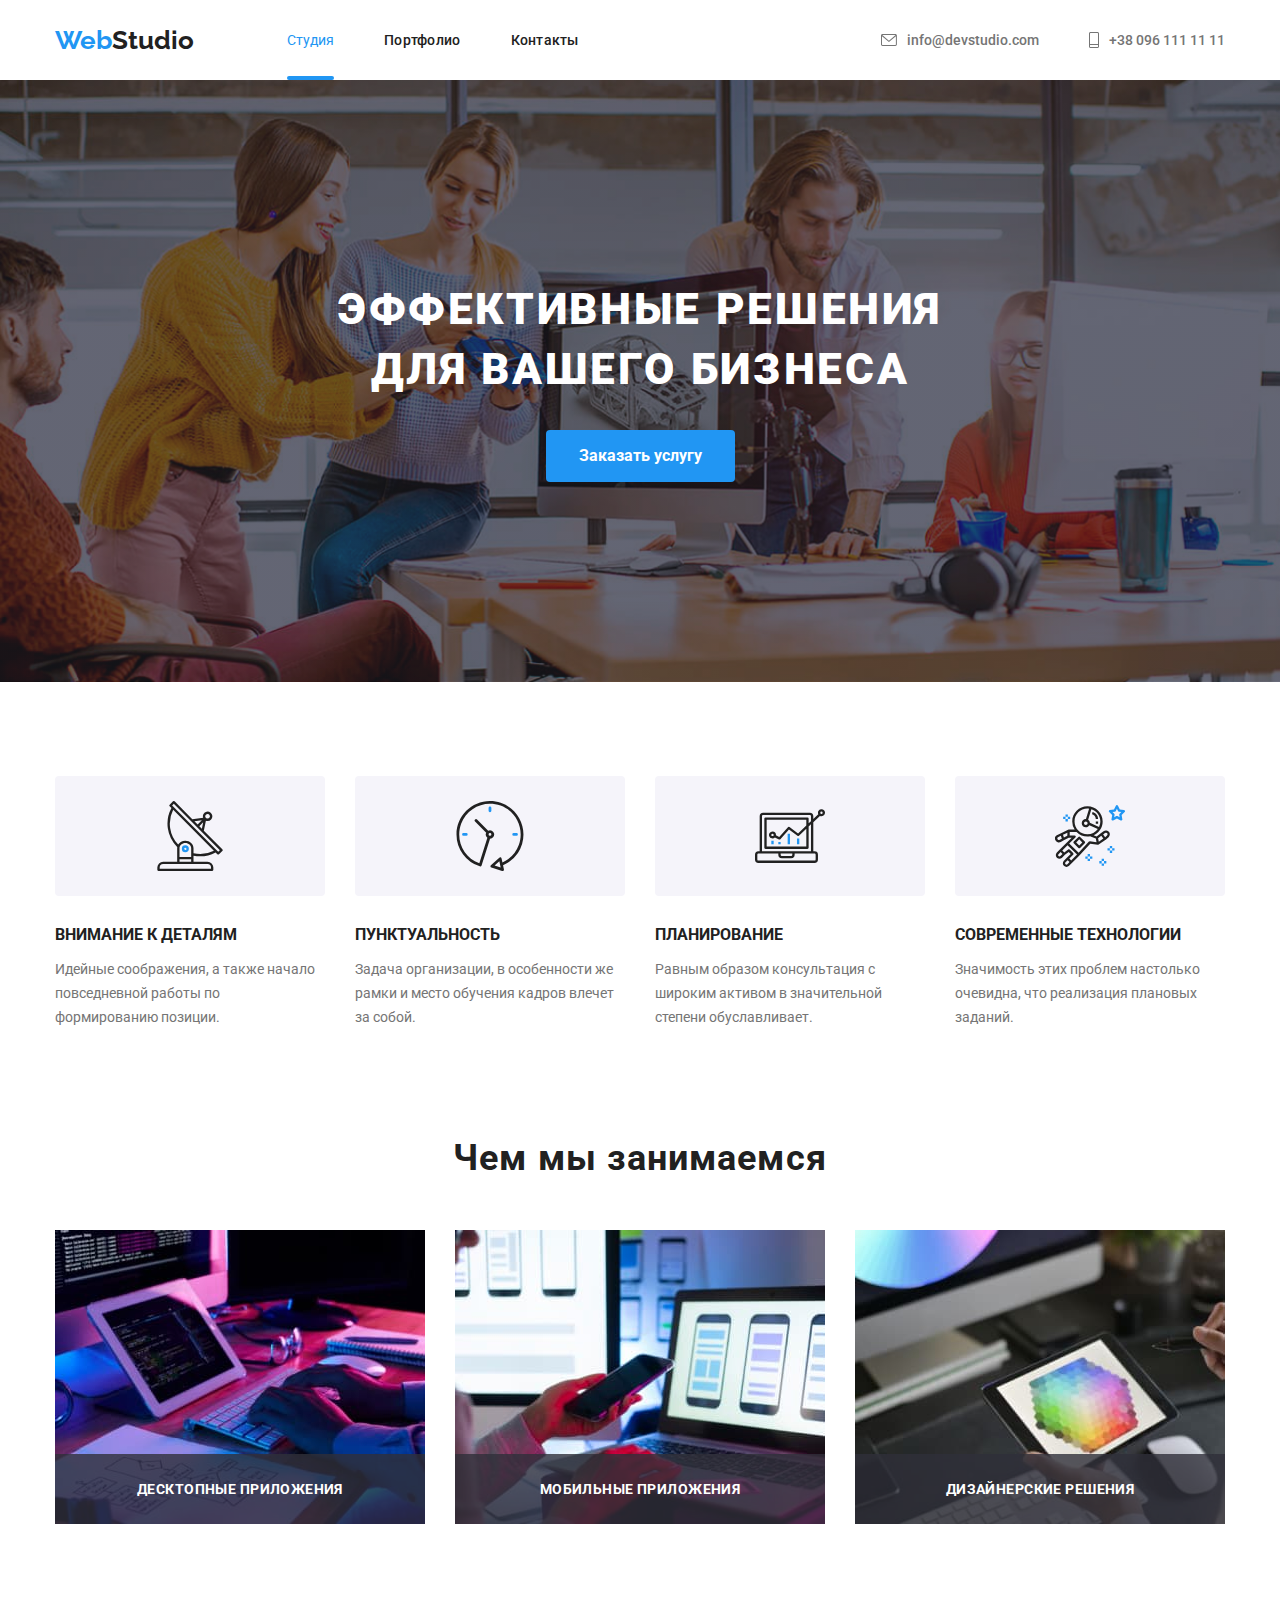
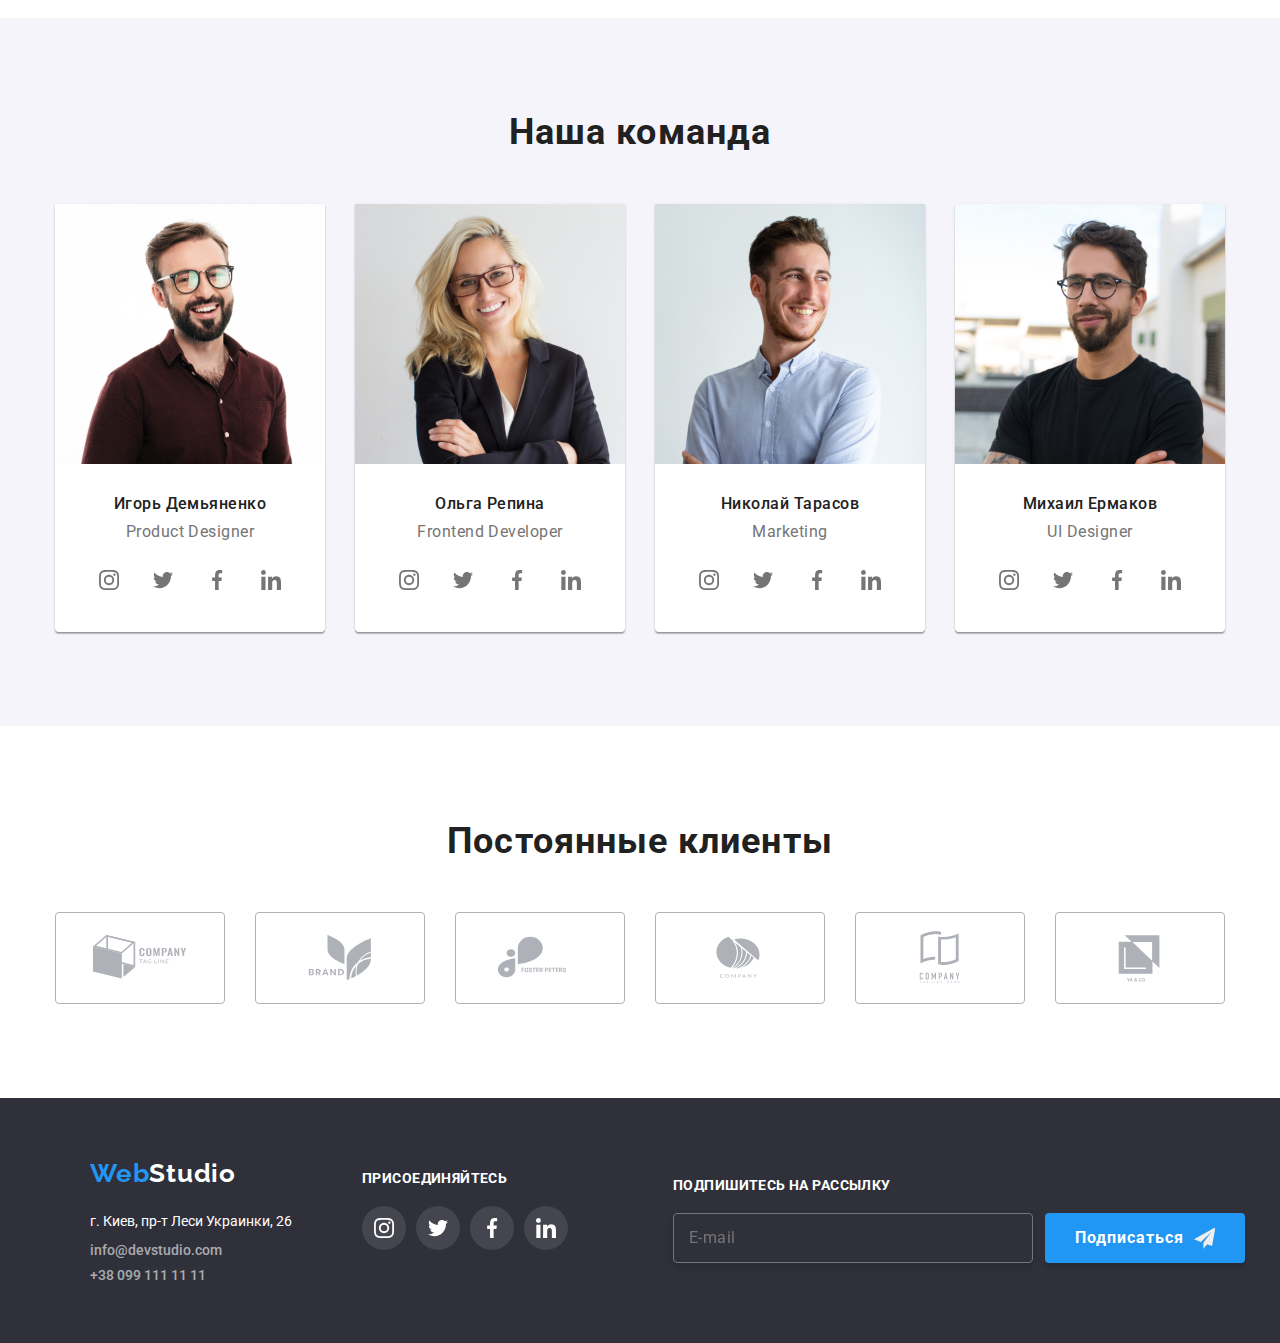
<file: index.html>
<!DOCTYPE html>
<html lang="ru">
  <head>
    <meta charset="UTF-8" />
    <meta http-equiv="X-UA-Compatible" content="IE=edge" />
    <meta name="viewport" content="width=device-width, initial-scale=1.0" />
    <title>Document</title>
    <link
      href="https://fonts.googleapis.com/css2?family=Raleway:wght@700&family=Roboto:wght@400;500;700;900&display=swap"
      rel="stylesheet"
    />
    <link rel="stylesheet" href="./css/main.min.css" />
  </head>

  <body>
    <!-- header -->
    <header class="page-header">
      <div class="container main-nav">
        <nav class="box-menu">
          <div class="box-logo">
            <a href="" class="logo"><span class="logo-web">Web</span>Studio</a>
          </div>
          <ul class="menu">
            <li class="item"><a href="" class="nav-current">Студия</a></li>
            <li class="item"><a href="./portfolio.html" class="nav">Портфолио</a></li>
            <li class="item"><a href="" class="nav">Контакты</a></li>
          </ul>
        </nav>

        <ul class="header-contakt">
          <li class="item">
            <a href="mailto:info@devstudio.com" class="contakt">
              <svg class="icon-header" width="16" height="12">
                <use href="./images/symbol-defs.svg#icon-envelope"></use>
              </svg>
              info@devstudio.com</a
            >
          </li>
          <li class="item">
            <a href="tel:+380961111111" class="contakt">
              <svg class="icon-header" width="10" height="16">
                <use href="./images/symbol-defs.svg#icon-Vector"></use>
              </svg>
              +38 096 111 11 11</a
            >
          </li>
        </ul>
      </div>
    </header>
    <!--main-->
    <main class="main">
      <!--Blok 1-->

      <section class="main__hero main__hero-bg">
        <div class="container">
          <h1 class="container__title">Эффективные решения для вашего бизнеса</h1>
          <button type="button" class="button" data-modal-open>Заказать услугу</button>
        </div>
      </section>

      <!--Blok 2-->
      <section class="main__section main__reset">
        <h2 hidden>Основная часть</h2>
        <div class="container">
          <ul class="features">
            <li class="features-item">
              <div class="features-item__icon-bg">
                <svg class="features-item__icon">
                  <use href="./images/symbol-defs.svg#icon-antenna"></use>
                </svg>
              </div>
              <h3 class="features-item__title">Внимание к деталям</h3>
              <p class="features-item__text">
                Идейные соображения, а также начало повседневной работы по формированию позиции.
              </p>
            </li>
            <li class="features-item">
              <div class="features-item__icon-bg">
                <svg class="features-item__icon">
                  <use href="./images/symbol-defs.svg#icon-clock"></use>
                </svg>
              </div>
              <h3 class="features-item__title">Пунктуальность</h3>
              <p class="features-item__text">
                Задача организации, в особенности же рамки и место обучения кадров влечет за собой.
              </p>
            </li>
            <li class="features-item">
              <div class="features-item__icon-bg">
                <svg class="features-item__icon">
                  <use href="./images/symbol-defs.svg#icon-diagram"></use>
                </svg>
              </div>
              <h3 class="features-item__title">Планирование</h3>
              <p class="features-item__text">
                Равным образом консультация с широким активом в значительной степени обуславливает.
              </p>
            </li>
            <li class="features-item">
              <div class="features-item__icon-bg">
                <svg class="features-item__icon">
                  <use href="./images/symbol-defs.svg#icon-astronaut"></use>
                </svg>
              </div>
              <h3 class="features-item__title">Современные технологии</h3>
              <p class="features-item__text">
                Значимость этих проблем настолько очевидна, что реализация плановых заданий.
              </p>
            </li>
          </ul>
        </div>
      </section>
      <!--Blok 3-->
      <section class="main__section">
        <div class="container">
          <h2 class="container__lessons">Чем мы занимаемся</h2>
          <ul class="img-work">
            <li class="img-item">
              <a href=""><img src="./images/blok_4/imss2.jpg" alt="user photo" width="370" /></a>
              <p class="img-item__desc">Десктопные приложения</p>
            </li>
            <li class="img-item">
              <a href=""><img src="./images/blok_4/imss3.jpg" alt="user photo_1" width="370" /></a>
              <p class="img-item__desc">Мобильные приложения</p>
            </li>
            <li class="img-item">
              <a href=""><img src="./images/blok_4/imss4.jpg" alt="user pfoto_2" width="370" /></a>
              <p class="img-item__desc">Дизайнерские решения</p>
            </li>
          </ul>
        </div>
      </section>
      <!--Blok 4-->

      <section class="main__section team">
        <div class="container">
          <h2 class="container__our-team">Наша команда</h2>
          <ul class="comands">
            <li class="comand">
              <img src="./images/blok5/img10.jpg" alt="user photo" width="270" />
              <div class="comand__box">
                <h3 class="comand__name">Игорь Демьяненко</h3>
                <p lang="en" class="comand__specialist">Product Designer</p>
                <ul class="social-media">
                  <li class="social-media__item">
                    <a
                      class="social-media__link"
                      href=""
                      target="_blank"
                      rel="noopener noreferrer"
                      aria-label="instagram"
                    >
                      <svg class="social-media__icon" width="20" height="20">
                        <use href="./images/symbol-defs.svg#icon-instagram"></use>
                      </svg>
                    </a>
                  </li>
                  <li class="social-media__item">
                    <a
                      class="social-media__link"
                      href=""
                      target="_blank"
                      rel="noopener noreferrer"
                      aria-label="twitter"
                    >
                      <svg class="social-media__icon" width="20" height="20">
                        <use href="./images/symbol-defs.svg#icon-twitter"></use>
                      </svg>
                    </a>
                  </li>
                  <li class="social-media__item">
                    <a
                      class="social-media__link"
                      href=""
                      target="_blank"
                      rel="noopener noreferrer"
                      aria-label="facebook"
                    >
                      <svg class="social-media__icon" width="20" height="20">
                        <use href="./images/symbol-defs.svg#icon-facebook"></use>
                      </svg>
                    </a>
                  </li>
                  <li class="social-media__item">
                    <a
                      class="social-media__link"
                      href=""
                      target="_blank"
                      rel="noopener noreferrer"
                      aria-label="linkedin"
                    >
                      <svg class="social-media__icon" width="20" height="20">
                        <use href="./images/symbol-defs.svg#icon-linkedin"></use>
                      </svg>
                    </a>
                  </li>
                </ul>
              </div>
            </li>
            <li class="comand">
              <img src="./images/blok5/img11.jpg" alt="user photo" width="270" />

              <div class="comand__box">
                <h3 class="comand__name">Ольга Репина</h3>
                <p lang="en" class="comand__specialist">Frontend Developer</p>
                <ul class="social-media">
                  <li class="social-media__item">
                    <a
                      class="social-media__link"
                      href=""
                      target="_blank"
                      rel="noopener noreferrer"
                      aria-label="instagram"
                    >
                      <svg class="social-media__icon" width="20" height="20">
                        <use href="./images/symbol-defs.svg#icon-instagram"></use>
                      </svg>
                    </a>
                  </li>
                  <li class="social-media__item">
                    <a
                      class="social-media__link"
                      href=""
                      target="_blank"
                      rel="noopener noreferrer"
                      aria-label="twitter"
                    >
                      <svg class="social-media__icon" width="20" height="20">
                        <use href="./images/symbol-defs.svg#icon-twitter"></use>
                      </svg>
                    </a>
                  </li>
                  <li class="social-media__item">
                    <a
                      class="social-media__link"
                      href=""
                      target="_blank"
                      rel="noopener noreferrer"
                      aria-label="facebook"
                    >
                      <svg class="social-media__icon" width="20" height="20">
                        <use href="./images/symbol-defs.svg#icon-facebook"></use>
                      </svg>
                    </a>
                  </li>
                  <li class="social-media__item">
                    <a
                      class="social-media__link"
                      href=""
                      target="_blank"
                      rel="noopener noreferrer"
                      aria-label="linkedin"
                    >
                      <svg class="social-media__icon" width="20" height="20">
                        <use href="./images/symbol-defs.svg#icon-linkedin"></use>
                      </svg>
                    </a>
                  </li>
                </ul>
              </div>
            </li>
            <li class="comand">
              <img src="./images/blok5/img12.jpg" alt="user photo" width="270" />

              <div class="comand__box">
                <h3 class="comand__name">Николай Тарасов</h3>
                <p lang="en" class="comand__specialist">Marketing</p>
                <ul class="social-media">
                  <li class="social-media__item">
                    <a
                      class="social-media__link"
                      href=""
                      target="_blank"
                      rel="noopener noreferrer"
                      aria-label="instagram"
                    >
                      <svg class="social-media__icon" width="20" height="20">
                        <use href="./images/symbol-defs.svg#icon-instagram"></use>
                      </svg>
                    </a>
                  </li>
                  <li class="social-media__item">
                    <a
                      class="social-media__link"
                      href=""
                      target="_blank"
                      rel="noopener noreferrer"
                      aria-label="twitter"
                    >
                      <svg class="social-media__icon" width="20" height="20">
                        <use href="./images/symbol-defs.svg#icon-twitter"></use>
                      </svg>
                    </a>
                  </li>
                  <li class="social-media__item">
                    <a
                      class="social-media__link"
                      href=""
                      target="_blank"
                      rel="noopener noreferrer"
                      aria-label="facebook"
                    >
                      <svg class="social-media__icon" width="20" height="20">
                        <use href="./images/symbol-defs.svg#icon-facebook"></use>
                      </svg>
                    </a>
                  </li>
                  <li class="social-media__item">
                    <a
                      class="social-media__link"
                      href=""
                      target="_blank"
                      rel="noopener noreferrer"
                      aria-label="linkedin"
                    >
                      <svg class="social-media__icon" width="20" height="20">
                        <use href="./images/symbol-defs.svg#icon-linkedin"></use>
                      </svg>
                    </a>
                  </li>
                </ul>
              </div>
            </li>
            <li class="comand">
              <img src="./images/blok5/img13.jpg" alt="user photo" width="270" />

              <div class="comand__box">
                <h3 class="comand__name">Михаил Ермаков</h3>
                <p lang="en" class="comand__specialist">UI Designer</p>
                <ul class="social-media">
                  <li class="social-media__item">
                    <a
                      class="social-media__link"
                      href=""
                      target="_blank"
                      rel="noopener noreferrer"
                      aria-label="instagram"
                    >
                      <svg class="social-media__icon" width="20" height="20">
                        <use href="./images/symbol-defs.svg#icon-instagram"></use>
                      </svg>
                    </a>
                  </li>
                  <li class="social-media__item">
                    <a
                      class="social-media__link"
                      href=""
                      target="_blank"
                      rel="noopener noreferrer"
                      aria-label="twitter"
                    >
                      <svg class="social-media__icon" width="20" height="20">
                        <use href="./images/symbol-defs.svg#icon-twitter"></use>
                      </svg>
                    </a>
                  </li>
                  <li class="social-media__item">
                    <a
                      class="social-media__link"
                      href=""
                      target="_blank"
                      rel="noopener noreferrer"
                      aria-label="facebook"
                    >
                      <svg class="social-media__icon" width="20" height="20">
                        <use href="./images/symbol-defs.svg#icon-facebook"></use>
                      </svg>
                    </a>
                  </li>
                  <li class="social-media__item">
                    <a
                      class="social-media__link"
                      href=""
                      target="_blank"
                      rel="noopener noreferrer"
                      aria-label="linkedin"
                    >
                      <svg class="social-media__icon" width="20" height="20">
                        <use href="./images/symbol-defs.svg#icon-linkedin"></use>
                      </svg>
                    </a>
                  </li>
                </ul>
              </div>
            </li>
          </ul>
        </div>
      </section>
      <!--Blok 5-->
      <section class="main__section">
        <div class="container">
          <h2 class="container__regular-customers">Постоянные клиенты</h2>
          <ul class="regular">
            <li class="customers">
              <a class="customers__link" href="" target="_blank">
                <svg class="customers__icon-group">
                  <use href="./images/symbol-defs.svg#icon-Logo-5"></use>
                </svg>
              </a>
            </li>
            <li class="customers">
              <a class="customers__link" href="" target="_blank">
                <svg class="customers__icon-group">
                  <use href="./images/symbol-defs.svg#icon-Logo-4"></use>
                </svg>
              </a>
            </li>
            <li class="customers">
              <a class="customers__link" href="" target="_blank">
                <svg class="customers__icon-group">
                  <use href="./images/symbol-defs.svg#icon-Logo-3"></use>
                </svg>
              </a>
            </li>
            <li class="customers">
              <a class="customers__link" href="" target="_blank">
                <svg class="customers__icon-group">
                  <use href="./images/symbol-defs.svg#icon-Logo-2"></use>
                </svg>
              </a>
            </li>
            <li class="customers">
              <a class="customers__link" href="" target="_blank">
                <svg class="customers__icon-group">
                  <use href="./images/symbol-defs.svg#icon-Logo-1"></use>
                </svg>
              </a>
            </li>
            <li class="customers">
              <a class="customers__link" href="" target="_blank">
                <svg class="customers__icon-group">
                  <use href="./images/symbol-defs.svg#icon-Logo"></use>
                </svg>
              </a>
            </li>
          </ul>
        </div>
      </section>
    </main>
    <!--Footer -->
    <footer class="footer">
      <div class="container-input">
        <div class="container">
          <div class="box-footer-nav">
            <div class="box-logo">
              <a href="" class="logo-footer"><span class="logo-web">Web</span>Studio</a>
            </div>
            <ul class="footer-address">
              <li class="footer-citi">
                <address class="address">г. Киев, пр-т Леси Украинки, 26</address>
              </li>
              <li class="footer-mail">
                <a href="mailto:info@devstudio.com" class="footer-contakts">info@devstudio.com</a>
              </li>
              <li class="footer-tel">
                <a href="tel:+380991111111" class="footer-contakts">+38 099 111 11 11</a>
              </li>
            </ul>
          </div>

          <div class="footer-icon">
            <h2 class="call">ПРИСОЕДИНЯЙТЕСЬ</h2>
            <ul class="social-media-footer">
              <li class="social-media-item-footer">
                <a
                  class="social-media-link-footer"
                  href=""
                  target="_blank"
                  rel="noopener noreferrer"
                  aria-label="instagram"
                >
                  <svg class="icon" width="20" height="20">
                    <use href="./images/symbol-defs.svg#icon-instagram"></use>
                  </svg>
                </a>
              </li>
              <li class="social-media-item-footer">
                <a
                  class="social-media-link-footer"
                  href=""
                  target="_blank"
                  rel="noopener noreferrer"
                  aria-label="twitter"
                >
                  <svg class="icon" width="20" height="20">
                    <use href="./images/symbol-defs.svg#icon-twitter"></use>
                  </svg>
                </a>
              </li>
              <li class="social-media-item-footer">
                <a
                  class="social-media-link-footer"
                  href=""
                  target="_blank"
                  rel="noopener noreferrer"
                  aria-label="facebook"
                >
                  <svg class="icon" width="20" height="20">
                    <use href="./images/symbol-defs.svg#icon-facebook"></use>
                  </svg>
                </a>
              </li>
              <li class="social-media-item-footer">
                <a
                  class="social-media-link-footer"
                  href=""
                  target="_blank"
                  rel="noopener noreferrer"
                  aria-label="linkedin"
                >
                  <svg class="icon" width="20" height="20">
                    <use href="./images/symbol-defs.svg#icon-linkedin"></use>
                  </svg>
                </a>
              </li>
            </ul>
          </div>
        </div>
        <form class="mail-input">
          <p class="mailing">Подпишитесь на рассылку</p>
          <div class="input-box">
            <input type="email" class="input-email" name="email" placeholder="E-mail" />
            <button type="submit" class="footer-button-input">
              Подписаться
              <svg class="icon-input">
                <use href="./images/symbol-defs.svg#icon-icon-telegram"></use>
              </svg>
            </button>
          </div>
        </form>
      </div>
    </footer>
    <!-- Модальное окно -->
    <div class="beckdrop is-hidden" data-modal>
      <div class="modal">
        <b class="text-form">Оставьте свои данные, мы вам перезвоним </b>
        <form class="form">
          <div class="form-field">
            <label for="name" class="form-label">Имя</label>
            <input type="text" class="form-input" name="name" id="name" placeholder="  " />
            <svg class="icon-modal" width="18" height="18">
              <use href="./images/symbol-defs.svg#icon-person-black"></use>
            </svg>
          </div>
          <div class="form-field">
            <label for="tel" class="form-label">Телефон</label>
            <input type="tel" class="form-input" name="tel" id="tel" placeholder="  " />
            <svg class="icon-modal" width="18" height="18">
              <use href="./images/symbol-defs.svg#icon-phone-black"></use>
            </svg>
          </div>
          <div class="form-field">
            <label for="email" class="form-label">Почта</label>
            <input type="email" class="form-input" name="email" id="email" placeholder="  " />
            <svg class="icon-modal" width="18" height="18">
              <use href="./images/symbol-defs.svg#icon-email-black"></use>
            </svg>
          </div>
          <div class="form-field-end">
            <label class="form-label">Комментарий</label>
            <textarea name="feedback" class="form-feedback" placeholder="Введите текст"></textarea>
          </div>

          <label class="field">
            <input class="checkbox" type="checkbox" name="checkbox" />
            <span class="icon-check"></span>
            <span class="agreement"
              >Соглашаюсь с рассылкой и принимаю
              <a href="" class="agreement-link"> Условия договора</a>
            </span>
          </label>
          <button type="submit" class="send">Отправить</button>
        </form>
        <button class="modal-drop" type="button" data-modal-close>
          <svg class="modal-clous" width="18" height="18">
            <use href="./images/symbol-defs.svg#clous-icon"></use>
          </svg>
        </button>
      </div>
    </div>
    <script src="./js/modal.js"></script>
  </body>
</html>
</file>
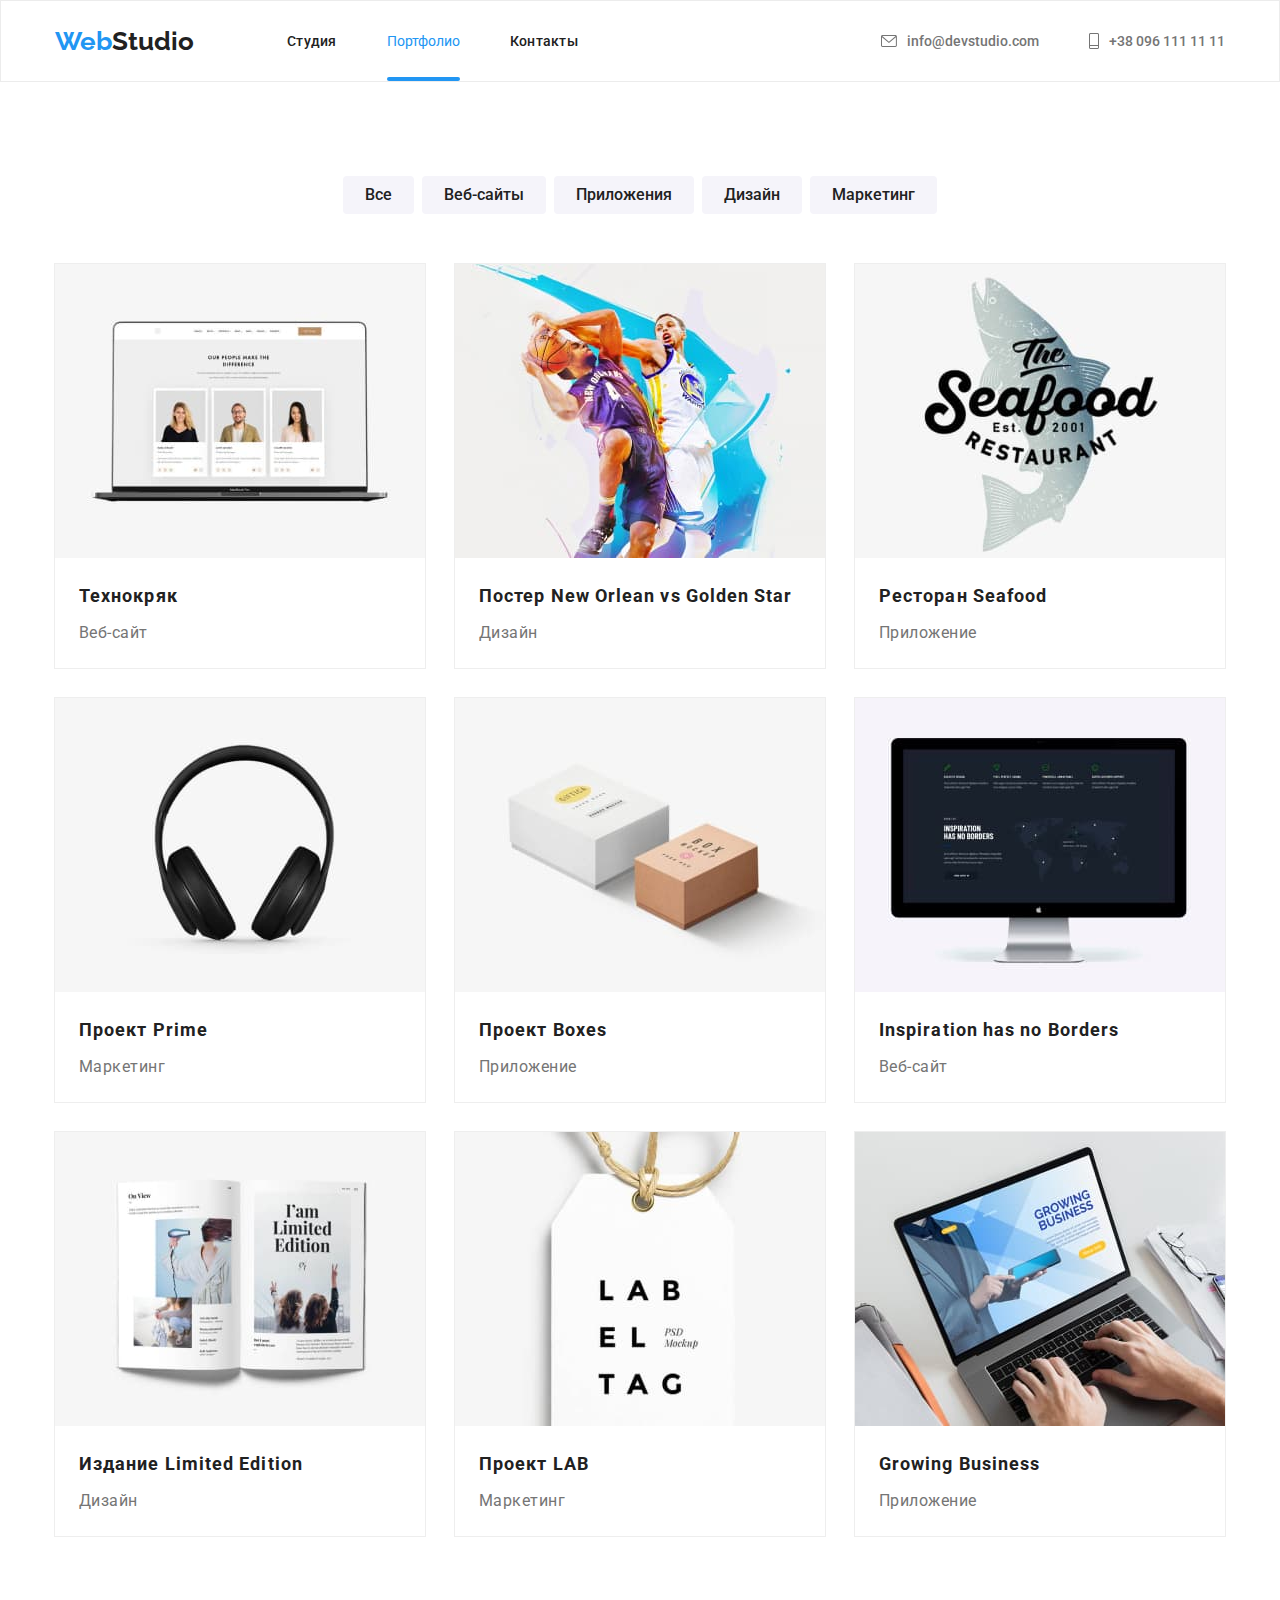
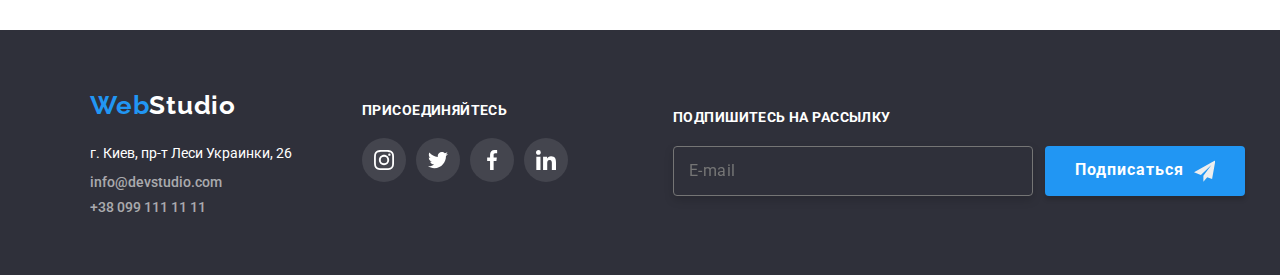
<file: portfolio.html>
<!DOCTYPE html>
<html lang="ru">
  <head>
    <meta charset="UTF-8" />
    <meta http-equiv="X-UA-Compatible" content="IE=edge" />
    <meta name="viewport" content="width=device-width, initial-scale=1.0" />
    <title>Document</title>
    <link
      href="https://fonts.googleapis.com/css2?family=Raleway:wght@700&family=Roboto:wght@400;500;700;900&display=swap"
      rel="stylesheet"
    />
    <link rel="stylesheet" href="./css/main.min.css" />
  </head>
  <body>
    <!-- header -->
    <header class="page-header line">
      <div class="container main-nav">
        <nav class="box-menu">
          <div class="box-logo">
            <a href="" class="logo"><span class="logo-web">Web</span>Studio</a>
          </div>
          <ul class="menu">
            <li class="item"><a href="./index.html" class="nav">Студия</a></li>
            <li class="item"><a href="" class="nav-current">Портфолио</a></li>
            <li class="item"><a href="" class="nav">Контакты</a></li>
          </ul>
        </nav>

        <ul class="header-contakt">
          <li class="item">
            <a href="mailto:info@devstudio.com" class="contakt">
              <svg class="icon-header" width="16" height="12">
                <use href="./images/symbol-defs.svg#icon-envelope"></use>
              </svg>
              info@devstudio.com</a
            >
          </li>
          <li class="item">
            <a href="tel:+380961111111" class="contakt">
              <svg class="icon-header" width="10" height="16">
                <use href="./images/symbol-defs.svg#icon-Vector"></use>
              </svg>
              +38 096 111 11 11</a
            >
          </li>
        </ul>
      </div>
    </header>
    <!--Portfolio-->
    <main>
      <section class="keys">
        <h1 hidden>Портфолио</h1>
        <div class="container">
          <ul class="services">
            <li class="direction">
              <button type="button" class="buttons current">Все</button>
            </li>
            <li class="direction">
              <button type="button" class="buttons">Веб-сайты</button>
            </li>
            <li class="direction">
              <button type="button" class="buttons">Приложения</button>
            </li>
            <li class="direction"><button type="button" class="buttons">Дизайн</button></li>
            <li class="direction">
              <button type="button" class="buttons">Маркетинг</button>
            </li>
          </ul>
          <ul class="flex-group">
            <li class="group">
              <a href="" class="blok">
                <div class="blok-img">
                  <img src="./images/portfolio/notebook.jpg" alt="notebook" width="370" />
                  <div class="portfolio-overlay">
                    <p class="portfolio-desc">
                      Ресурс предлагает комплексные предложения с разным уровнем функционала и
                      сервисов. Все это позволит посетителю получить исчерпывающие сведения о
                      компании или частном лице.
                    </p>
                  </div>
                </div>
                <div class="box-portfolio">
                  <h2 class="titels">Технокряк</h2>
                  <p class="Works">Веб-сайт</p>
                </div>
              </a>
            </li>
            <li class="group">
              <a href="" class="blok">
                <div class="blok-img">
                  <img src="./images/portfolio/basketball.jpg" alt="basketball" width="370" />
                  <div class="portfolio-overlay">
                    <p class="portfolio-desc">
                      Ресурс предлагает комплексные предложения с разным уровнем функционала и
                      сервисов. Все это позволит посетителю получить исчерпывающие сведения о
                      компании или частном лице.
                    </p>
                  </div>
                </div>
                <div class="box-portfolio">
                  <h2 class="titels">Постер New Orlean vs Golden Star</h2>
                  <p class="Works">Дизайн</p>
                </div>
              </a>
            </li>
            <li class="group">
              <a href="" class="blok">
                <div class="blok-img">
                  <img src="./images/portfolio/Seafood.jpg" alt="Seafood" width="370" />
                  <div class="portfolio-overlay">
                    <p class="portfolio-desc">
                      Ресурс предлагает комплексные предложения с разным уровнем функционала и
                      сервисов. Все это позволит посетителю получить исчерпывающие сведения о
                      компании или частном лице.
                    </p>
                  </div>
                </div>
                <div class="box-portfolio">
                  <h2 class="titels">Ресторан Seafood</h2>
                  <p class="Works">Приложение</p>
                </div>
              </a>
            </li>
            <li class="group">
              <a href="" class="blok">
                <div class="blok-img">
                  <img src="./images/portfolio/headphones.jpg" alt="headphones" width="370" />
                  <div class="portfolio-overlay">
                    <p class="portfolio-desc">
                      Ресурс предлагает комплексные предложения с разным уровнем функционала и
                      сервисов. Все это позволит посетителю получить исчерпывающие сведения о
                      компании или частном лице.
                    </p>
                  </div>
                </div>
                <div class="box-portfolio">
                  <h2 class="titels">Проект Prime</h2>
                  <p class="Works">Маркетинг</p>
                </div>
              </a>
            </li>
            <li class="group">
              <a href="" class="blok">
                <div class="blok-img">
                  <img src="./images/portfolio/Boxes.jpg" alt="Boxes" width="370" />
                  <div class="portfolio-overlay">
                    <p class="portfolio-desc">
                      Ресурс предлагает комплексные предложения с разным уровнем функционала и
                      сервисов. Все это позволит посетителю получить исчерпывающие сведения о
                      компании или частном лице.
                    </p>
                  </div>
                </div>
                <div class="box-portfolio">
                  <h2 class="titels">Проект Boxes</h2>
                  <p class="Works">Приложение</p>
                </div>
              </a>
            </li>
            <li class="group">
              <a href="" class="blok">
                <div class="blok-img">
                  <img src="./images/portfolio/monitor.jpg" alt="monitor" width="370" />
                  <div class="portfolio-overlay">
                    <p class="portfolio-desc">
                      Ресурс предлагает комплексные предложения с разным уровнем функционала и
                      сервисов. Все это позволит посетителю получить исчерпывающие сведения о
                      компании или частном лице.
                    </p>
                  </div>
                </div>
                <div class="box-portfolio">
                  <h2 lang="en" class="titels">Inspiration has no Borders</h2>
                  <p class="Works">Веб-сайт</p>
                </div>
              </a>
            </li>
            <li class="group">
              <a href="" class="blok">
                <div class="blok-img">
                  <img src="./images/portfolio/design.jpg" alt="design" width="370" />
                  <div class="portfolio-overlay">
                    <p class="portfolio-desc">
                      Ресурс предлагает комплексные предложения с разным уровнем функционала и
                      сервисов. Все это позволит посетителю получить исчерпывающие сведения о
                      компании или частном лице.
                    </p>
                  </div>
                </div>
                <div class="box-portfolio">
                  <h2 class="titels">Издание Limited Edition</h2>
                  <p class="Works">Дизайн</p>
                </div>
              </a>
            </li>
            <li class="group">
              <a href="" class="blok">
                <div class="blok-img">
                  <img src="./images/portfolio/project.jpg" alt="project" width="370" />
                  <div class="portfolio-overlay">
                    <p class="portfolio-desc">
                      Ресурс предлагает комплексные предложения с разным уровнем функционала и
                      сервисов. Все это позволит посетителю получить исчерпывающие сведения о
                      компании или частном лице.
                    </p>
                  </div>
                </div>
                <div class="box-portfolio">
                  <h2 class="titels">Проект LAB</h2>
                  <p class="Works">Маркетинг</p>
                </div>
              </a>
            </li>
            <li class="group">
              <a href="" class="blok">
                <div class="blok-img">
                  <img src="./images/portfolio/applications.jpg" alt="applications" width="370" />
                  <div class="portfolio-overlay">
                    <p class="portfolio-desc">
                      Ресурс предлагает комплексные предложения с разным уровнем функционала и
                      сервисов. Все это позволит посетителю получить исчерпывающие сведения о
                      компании или частном лице.
                    </p>
                  </div>
                </div>
                <div class="box-portfolio">
                  <h2 lang="en" class="titels">Growing Business</h2>
                  <p class="Works">Приложение</p>
                </div>
              </a>
            </li>
          </ul>
        </div>
      </section>
    </main>

    <!--Footer -->
    <footer class="footer">
      <div class="container-input">
        <div class="container">
          <div class="box-footer-nav">
            <div class="box-logo">
              <a href="" class="logo-footer"><span class="logo-web">Web</span>Studio</a>
            </div>
            <ul class="footer-address">
              <li class="footer-citi">
                <address class="address">г. Киев, пр-т Леси Украинки, 26</address>
              </li>
              <li class="footer-mail">
                <a href="mailto:info@devstudio.com" class="footer-contakts">info@devstudio.com</a>
              </li>
              <li class="footer-tel">
                <a href="tel:+380991111111" class="footer-contakts">+38 099 111 11 11</a>
              </li>
            </ul>
          </div>

          <div class="footer-icon">
            <h2 class="call">ПРИСОЕДИНЯЙТЕСЬ</h2>
            <ul class="social-media-footer">
              <li class="social-media-item-footer">
                <a
                  class="social-media-link-footer"
                  href=""
                  target="_blank"
                  rel="noopener noreferrer"
                  aria-label="instagram"
                >
                  <svg class="icon" width="20" height="20">
                    <use href="./images/symbol-defs.svg#icon-instagram"></use>
                  </svg>
                </a>
              </li>
              <li class="social-media-item-footer">
                <a
                  class="social-media-link-footer"
                  href=""
                  target="_blank"
                  rel="noopener noreferrer"
                  aria-label="twitter"
                >
                  <svg class="icon" width="20" height="20">
                    <use href="./images/symbol-defs.svg#icon-twitter"></use>
                  </svg>
                </a>
              </li>
              <li class="social-media-item-footer">
                <a
                  class="social-media-link-footer"
                  href=""
                  target="_blank"
                  rel="noopener noreferrer"
                  aria-label="facebook"
                >
                  <svg class="icon" width="20" height="20">
                    <use href="./images/symbol-defs.svg#icon-facebook"></use>
                  </svg>
                </a>
              </li>
              <li class="social-media-item-footer">
                <a
                  class="social-media-link-footer"
                  href=""
                  target="_blank"
                  rel="noopener noreferrer"
                  aria-label="linkedin"
                >
                  <svg class="icon" width="20" height="20">
                    <use href="./images/symbol-defs.svg#icon-linkedin"></use>
                  </svg>
                </a>
              </li>
            </ul>
          </div>
        </div>
        <form class="mail-input">
          <p class="mailing">Подпишитесь на рассылку</p>
          <div class="input-box">
            <input type="email" class="input-email" name="email" placeholder="E-mail" />
            <button type="submit" class="footer-button-input">
              Подписаться
              <svg class="icon-input">
                <use href="./images/symbol-defs.svg#icon-icon-telegram"></use>
              </svg>
            </button>
          </div>
        </form>
      </div>
    </footer>
  </body>
</html>
</file>
<file: css/main.min.css>
/*! modern-normalize v1.1.0 | MIT License | https://github.com/sindresorhus/modern-normalize */*,::before,::after{-webkit-box-sizing:border-box;box-sizing:border-box}html{line-height:1.15;-webkit-text-size-adjust:100%;-moz-tab-size:4;-o-tab-size:4;tab-size:4}body{margin:0;font-family:system-ui,-apple-system,"Segoe UI",Roboto,Helvetica,Arial,sans-serif,"Apple Color Emoji","Segoe UI Emoji"}hr{height:0;color:inherit}abbr[title]{-webkit-text-decoration:underline dotted;text-decoration:underline dotted}b,strong{font-weight:bolder}code,kbd,samp,pre{font-family:ui-monospace,SFMono-Regular,Consolas,"Liberation Mono",Menlo,monospace;font-size:1em}small{font-size:80%}sub,sup{font-size:75%;line-height:0;position:relative;vertical-align:baseline}sub{bottom:-0.25em}sup{top:-0.5em}table{text-indent:0;border-color:inherit}button,input,optgroup,select,textarea{font-family:inherit;font-size:100%;line-height:1.15;margin:0}button,select{text-transform:none}button,[type=button],[type=reset],[type=submit]{-webkit-appearance:button}::-moz-focus-inner{border-style:none;padding:0}:-moz-focusring{outline:1px dotted ButtonText}:-moz-ui-invalid{box-shadow:none}legend{padding:0}progress{vertical-align:baseline}::-webkit-inner-spin-button,::-webkit-outer-spin-button{height:auto}[type=search]{-webkit-appearance:textfield;outline-offset:-2px}::-webkit-search-decoration{-webkit-appearance:none}::-webkit-file-upload-button{-webkit-appearance:button;font:inherit}summary{display:list-item}html{-webkit-box-sizing:inherit;box-sizing:inherit}:root{--primari-text-color: #757575;--title-text-color: #212121;--accent-color: #2196F3;--primari-white-color: #ffffff;--timing-function: cubic-bezier(0.4, 0, 0.2, 1)}body{color:var(--primari-white-color);font-family:Roboto,sans-serif;font-size:14px;margin:0px}.container{-webkit-box-sizing:border-box;box-sizing:border-box;width:1200px;padding-left:15px;padding-right:15px;margin-left:auto;margin-right:auto}img{display:block;max-width:100%;height:auto}ul{list-style:none}.main-nav{display:-webkit-box;display:-ms-flexbox;display:flex;-webkit-box-align:center;-ms-flex-align:center;align-items:center}.box-menu{display:-webkit-box;display:-ms-flexbox;display:flex;-webkit-box-align:center;-ms-flex-align:center;align-items:center}.menu{margin:0px;margin-left:93px;display:-webkit-box;display:-ms-flexbox;display:flex;padding:0px}.menu .item:not(:last-child){margin-right:50px}.menu .item{display:block}.box-logo{display:block;padding:0px}.header-contakt{margin:0px;margin-left:auto;display:-webkit-box;display:-ms-flexbox;display:flex;padding:0px}.header-contakt .item+.item{display:block;margin-left:50px}.logo{color:var(--title-text-color);font-family:"Raleway",sans-serif;font-weight:700;font-size:26px;line-height:1.19;text-decoration:none}.logo-web{color:var(--accent-color)}.nav{display:block;padding-top:32px;padding-bottom:32px;color:var(--title-text-color);font-weight:500;font-size:14px;line-height:16px;letter-spacing:.02em;text-decoration:none;-webkit-transition:250ms var(--timing-function);transition:250ms var(--timing-function)}.nav:hover,.nav:focus,.nav-current{position:relative;display:block;padding-top:32px;padding-bottom:32px;color:var(--accent-color);text-decoration:none}.nav-current::after{content:"";position:absolute;bottom:0px;left:0px;border-radius:2px;width:100%;height:4px;background-color:var(--accent-color);-webkit-transition:250ms var(--timing-function);transition:250ms var(--timing-function)}.contakt{display:-webkit-box;display:-ms-flexbox;display:flex;-webkit-box-align:center;-ms-flex-align:center;align-items:center;padding-top:32px;padding-bottom:32px;color:var(--primari-text-color);font-weight:500;font-size:14px;line-height:16px;text-decoration:none;-webkit-transition:250ms var(--timing-function);transition:250ms var(--timing-function)}.contakt:hover,.contakt:focus{color:var(--accent-color)}.main__hero{text-align:center;background-color:#2f303a;padding:200px 0}.main__hero-bg{max-width:1600px;margin-left:auto;margin-right:auto;background-image:-webkit-gradient(linear, left top, right top, from(rgba(47, 48, 58, 0.4)), to(rgba(47, 48, 58, 0.4))),url("../images/hero/overlay.png");background-image:linear-gradient(to right, rgba(47, 48, 58, 0.4), rgba(47, 48, 58, 0.4)),url("../images/hero/overlay.png");background-repeat:no-repeat;background-size:cover;background-position:center}.main__section{padding:94px 0px}.main__reset{padding-bottom:0px}.container__title{max-width:696px;margin:0 auto 0 auto;padding-bottom:30px;font-weight:900;font-size:44px;line-height:1.36;text-align:center;letter-spacing:.06em;text-transform:uppercase}.container__lessons{margin-top:0px;margin-bottom:50px;color:var(--title-text-color);font-weight:700;font-size:36px;line-height:1.16;text-align:center;letter-spacing:.03em}.container__regular-customers{margin:0px;margin-bottom:50px;font-family:"Roboto";font-style:normal;font-weight:700;font-size:36px;line-height:42px;text-align:center;letter-spacing:.03em;color:var(--title-text-color)}.container__our-team{margin-top:0px;margin-bottom:50px;color:var(--title-text-color);font-weight:700;font-size:36px;line-height:1.16;text-align:center;letter-spacing:.03em}.features{padding:0px;margin:0px;display:-webkit-box;display:-ms-flexbox;display:flex;-ms-flex-wrap:wrap;flex-wrap:wrap}.features-item{width:270px;margin-right:30px}.features-item:nth-child(4n){margin-right:0px}.features-item__icon{width:70px;height:70px}.features-item__icon-bg{display:-webkit-box;display:-ms-flexbox;display:flex;-webkit-box-pack:center;-ms-flex-pack:center;justify-content:center;-webkit-box-align:center;-ms-flex-align:center;align-items:center;height:120px;margin-bottom:30px;background:#f5f4fa;border-radius:4px}.features-item__title{margin:0px;color:var(--title-text-color);text-transform:uppercase;font-weight:700;line-height:1.14}.features-item__text{color:var(--primari-text-color);font-weight:400;line-height:1.71}.team{background-color:#f5f4fa}.img-item{display:-webkit-box;display:-ms-flexbox;display:flex;margin-right:30px;position:relative}.img-item__desc{background:rgba(47,48,58,.8);position:absolute;bottom:0px;left:0px;padding:27px 0px;margin:0px;text-align:center;height:70px;width:100%;font-family:"Roboto";font-style:normal;font-weight:700;font-size:14px;line-height:16px;text-align:center;letter-spacing:.03em;text-transform:uppercase}.img-item:nth-child(3n){margin-right:0px}.img-work{display:-webkit-box;display:-ms-flexbox;display:flex;-ms-flex-wrap:wrap;flex-wrap:wrap;margin:0px;padding:0px}.button{border:1px solid rgba(0,0,0,0);text-align:center;border-radius:4px;padding:10px 32px;color:var(--primari-white-color);background-color:var(--accent-color);line-height:30px;font-weight:700;font-size:16px;-webkit-transition:background-color 250ms var(--timing-function);transition:background-color 250ms var(--timing-function)}.button:hover,.button:focus{background-color:#188ce8}.buttons{-webkit-transition:250ms var(--timing-function);transition:250ms var(--timing-function);padding:6px 22px;color:var(--title-text-color);background-color:#f5f4fa;cursor:pointer;border:none;border-radius:4px;font-weight:500;font-size:16px;line-height:26px}.buttons .current,.buttons:hover,.buttons:focus{color:var(--primari-white-color);background-color:var(--accent-color);-webkit-box-shadow:0px 3px 1px rgba(0,0,0,.1),0px 1px 2px rgba(0,0,0,.08),0px 2px 2px rgba(0,0,0,.12);box-shadow:0px 3px 1px rgba(0,0,0,.1),0px 1px 2px rgba(0,0,0,.08),0px 2px 2px rgba(0,0,0,.12);-webkit-transition:background-color 250ms var(--timing-function),color 250ms var(--timing-function),-webkit-box-shadow 250ms var(--timing-function);transition:background-color 250ms var(--timing-function),color 250ms var(--timing-function),-webkit-box-shadow 250ms var(--timing-function);transition:background-color 250ms var(--timing-function),color 250ms var(--timing-function),box-shadow 250ms var(--timing-function);transition:background-color 250ms var(--timing-function),color 250ms var(--timing-function),box-shadow 250ms var(--timing-function),-webkit-box-shadow 250ms var(--timing-function)}.regular{display:-webkit-box;display:-ms-flexbox;display:flex;-webkit-box-pack:center;-ms-flex-pack:center;justify-content:center;margin:0px;padding:0px;gap:30px}.customers__icon-group{max-width:106px;max-height:60px;fill:currentColor}.customers__link{display:-webkit-box;display:-ms-flexbox;display:flex;-webkit-box-align:center;-ms-flex-align:center;align-items:center;-webkit-box-pack:center;-ms-flex-pack:center;justify-content:center;width:170px;height:92px;border:1px solid #afb1b8;border-radius:4px;color:#afb1b8;-webkit-transition:color 250ms var(--timing-function),border-color 250ms var(--timing-function);transition:color 250ms var(--timing-function),border-color 250ms var(--timing-function)}.customers__link:hover,.customers__link:focus{border-color:var(--accent-color);color:var(--accent-color)}img{display:block;max-width:100%;height:auto}.comand{background:#fff;display:inline-block;margin-right:30px;-webkit-box-shadow:0px 1px 3px rgba(0,0,0,.12),0px 1px 1px rgba(0,0,0,.14),0px 2px 1px rgba(0,0,0,.2);box-shadow:0px 1px 3px rgba(0,0,0,.12),0px 1px 1px rgba(0,0,0,.14),0px 2px 1px rgba(0,0,0,.2);border-radius:0px 0px 4px 4px}.comand:nth-child(4n){margin-right:0px}.comand__box{margin:0px;padding:30px 0;display:-webkit-box;display:-ms-flexbox;display:flex;-webkit-box-orient:vertical;-webkit-box-direction:normal;-ms-flex-direction:column;flex-direction:column}.comand__name{margin:0px;margin-bottom:10px;text-align:center;color:var(--title-text-color);font-weight:500;font-size:16px;line-height:1.19;letter-spacing:.03em}.comand__specialist{margin:0px;margin-bottom:16px;text-align:center;color:var(--primari-text-color);font-weight:400;font-size:16px;line-height:1.18;letter-spacing:.03em}.comands{padding:0px;margin:0pt;display:-webkit-box;display:-ms-flexbox;display:flex;-ms-flex-wrap:wrap;flex-wrap:wrap}.footer{background-color:#2f303a;padding:60px}.logo-footer{color:#fff;font-family:"Raleway";font-weight:700;font-size:26px;line-height:1.19;letter-spacing:.03em;text-decoration:none}.footer-address{display:block;margin:0px;padding-top:20px;padding-left:0px}.footer-mail,.footer-tel{padding-top:9px}.address{color:#fff;font-family:"Roboto";font-style:normal;font-weight:400;font-size:14px;line-height:24px}.footer-contakts{color:rgba(255,255,255,.6);font-weight:500;font-size:14px;line-height:16px;text-decoration:none;-webkit-transition:color 250ms var(--timing-function);transition:color 250ms var(--timing-function)}.footer-contakts:hover,.footer-contakts:focus{color:var(--accent-color)}.mailing{margin:0px;margin-bottom:20px;font-weight:700;font-size:14px;line-height:1,14;letter-spacing:.03em;text-transform:uppercase;color:var(--primari-white-color)}.input-email{width:360px;padding-top:15px;padding-bottom:15px;padding-left:15px;font-weight:400;font-size:16px;line-height:1,25;letter-spacing:.03em;color:rgba(255,255,255,.6);border:1px solid var(--primari-text-color);-webkit-filter:drop-shadow(0px 4px 4px rgba(0, 0, 0, 0.15));filter:drop-shadow(0px 4px 4px rgba(0, 0, 0, 0.15));border-radius:4px;background:#2f303a}.footer-button-input{display:-webkit-box;display:-ms-flexbox;display:flex;-webkit-box-align:center;-ms-flex-align:center;align-items:center;-webkit-box-pack:center;-ms-flex-pack:center;justify-content:center;margin-left:12px;padding:10px 30px;width:200px;height:50px;background:var(--accent-color);-webkit-box-shadow:0px 4px 4px rgba(0,0,0,.15);box-shadow:0px 4px 4px rgba(0,0,0,.15);border-radius:4px;font-weight:700;font-size:16px;line-height:1,87;letter-spacing:.06em;color:var(--primari-white-color);border:rgba(0,0,0,0)}.icon-input{width:24px;height:24px;fill:#eee;margin-left:10px}.input-box{display:-webkit-box;display:-ms-flexbox;display:flex;-webkit-box-align:center;-ms-flex-align:center;align-items:center}.container-input{display:-webkit-box;display:-ms-flexbox;display:flex;-webkit-box-align:center;-ms-flex-align:center;align-items:center;-webkit-box-pack:justify;-ms-flex-pack:justify;justify-content:space-between;width:1200px;padding-left:15px;padding-right:15px;margin-left:auto;margin-right:auto}.social-media{display:-webkit-box;display:-ms-flexbox;display:flex;-webkit-box-pack:center;-ms-flex-pack:center;justify-content:center;padding:0px}.social-media__item:not(:last-child){margin-right:10px}.social-media__link{display:-webkit-box;display:-ms-flexbox;display:flex;-webkit-box-pack:center;-ms-flex-pack:center;justify-content:center;-webkit-box-align:center;-ms-flex-align:center;align-items:center;width:44px;height:44px;color:var(--primari-text-color);background-color:var(--primari-white-color);border-radius:50%;-webkit-transition:color 250ms var(--timing-function),background-color 250ms var(--timing-function);transition:color 250ms var(--timing-function),background-color 250ms var(--timing-function)}.social-media__link:hover,.social-media__link:focus{color:#fff;background-color:var(--accent-color)}.social-media__icon{fill:currentColor}.footer-icon{max-width:206px;display:-webkit-box;display:-ms-flexbox;display:flex;-webkit-box-orient:vertical;-webkit-box-direction:normal;-ms-flex-direction:column;flex-direction:column;margin-left:70px;margin-top:12px}.social-media-footer{display:-webkit-box;display:-ms-flexbox;display:flex;margin:0px;padding:0px}.call{margin:0pt;margin-bottom:20px;padding:0px;font-family:"Roboto";font-style:normal;font-weight:700;font-size:14px;line-height:16px;letter-spacing:.03em;text-transform:uppercase;color:#fff}.box-footer-nav{display:-webkit-box;display:-ms-flexbox;display:flex;-webkit-box-orient:vertical;-webkit-box-direction:normal;-ms-flex-direction:column;flex-direction:column;margin:0px;padding:0px}.footer .container{display:-webkit-box;display:-ms-flexbox;display:flex}.social-media-item-footer:not(:last-child){margin-right:10px}.social-media-link-footer{display:-webkit-box;display:-ms-flexbox;display:flex;-webkit-box-pack:center;-ms-flex-pack:center;justify-content:center;-webkit-box-align:center;-ms-flex-align:center;align-items:center;width:44px;height:44px;color:var(--primari-white-color);background-color:rgba(255,255,255,.1);border-radius:50%;-webkit-transition:color 250ms var(--timing-function),background-color 250ms var(--timing-function);transition:color 250ms var(--timing-function),background-color 250ms var(--timing-function)}.social-media-link-footer:hover,.social-media-link-footer:focus{color:var(--primari-white-color);background-color:var(--accent-color)}.icon{fill:currentColor}.icon-header{margin-right:10px;fill:currentColor}.beckdrop{position:fixed;top:0px;left:0px;width:100%;height:100%;background:rgba(0,0,0,.2);opacity:1;visibility:visible;pointer-events:initial;-webkit-transition:250ms cubic-bezier(0.4, 0, 0.2, 1);transition:250ms cubic-bezier(0.4, 0, 0.2, 1)}.beckdrop.is-hidden{opacity:0;visibility:hidden;pointer-events:none}.modal{position:absolute;top:50%;left:50%;-webkit-transform:translate(-50%, -50%);transform:translate(-50%, -50%);min-width:528px;min-height:581px;padding:40px;background:#fff;-webkit-box-shadow:0px 1px 3px rgba(0,0,0,.12),0px 1px 1px rgba(0,0,0,.14),0px 2px 1px rgba(0,0,0,.2);box-shadow:0px 1px 3px rgba(0,0,0,.12),0px 1px 1px rgba(0,0,0,.14),0px 2px 1px rgba(0,0,0,.2);border-radius:4px}.modal-drop{position:absolute;top:0px;right:0px;width:30px;height:30px;border:0px;padding:0px;display:-webkit-box;display:-ms-flexbox;display:flex;-webkit-box-align:center;-ms-flex-align:center;align-items:center;-webkit-box-pack:center;-ms-flex-pack:center;justify-content:center;cursor:pointer;-webkit-transform:translate(-8px, 8px);transform:translate(-8px, 8px);border-radius:50%;background:#fff;border:1px solid rgba(0,0,0,.1);-webkit-transition:fill 250ms var(--timing-function);transition:fill 250ms var(--timing-function)}.modal-drop:focus,.modal-drop:hover{fill:#188ce8}.text-form{display:block;margin-bottom:12px;font-weight:700;font-size:20px;line-height:1,15;text-align:center;letter-spacing:.03em;color:var(--title-text-color)}.form{display:block}.form-field{position:relative;display:block;margin-bottom:10px}.form-field-end{margin-bottom:20px}.form-label{display:block;margin-bottom:4px;color:var(--primari-text-color);font-weight:400;font-size:12px}.form-input{display:block;width:100%;height:40px;border-radius:4px;padding-left:42px;border:1px solid rgba(33,33,33,.2);-webkit-transition:border 250ms var(--timing-function);transition:border 250ms var(--timing-function)}.form-input:focus{outline:none;border:1px solid #2196f3}.form-input:focus~.icon-modal{fill:var(--accent-color)}.icon-modal{position:absolute;top:50%;left:12px;fill:#212121}.form-feedback{height:120px;width:100%;margin:0px;padding:12px 16px;border:1px solid rgba(33,33,33,.2);border-radius:4px;resize:none;-webkit-transition:border 250ms var(--timing-function);transition:border 250ms var(--timing-function)}.form-feedback:focus{outline:none;border:1px solid #2196f3}.agreement{font-weight:400;font-size:14px;line-height:24px;letter-spacing:.03em;color:var(--primari-text-color)}.agreement-link{color:var(--accent-color)}.icon-check{display:inline-block;width:15px;height:15px;margin-right:10px;background-image:url("../images/vector.svg")}.checkbox:checked+.icon-check{border-color:rgba(0,0,0,0);background-color:#2196f3;background-image:url("../images/vector-bg.svg");background-repeat:no-repeat;background-size:contain;background-origin:border-box}.checkbox{position:absolute;width:1px;height:1px;margin:-1px;border:0;padding:0;clip:rect(0 0 0 0);overflow:hidden}.field{display:-webkit-box;display:-ms-flexbox;display:flex;-webkit-box-pack:center;-ms-flex-pack:center;justify-content:center;-webkit-box-align:center;-ms-flex-align:center;align-items:center;margin-bottom:30px}.send{display:block;margin-left:auto;margin-right:auto;width:200px;height:50px;padding:10px 55px;background:var(--accent-color);-webkit-box-shadow:0px 4px 4px rgba(0,0,0,.15);box-shadow:0px 4px 4px rgba(0,0,0,.15);border-radius:4px;font-family:"Roboto";font-style:normal;font-weight:700;font-size:16px;line-height:1,87;letter-spacing:.06em;color:var(--primari-white-color);border-color:rgba(0,0,0,0);-webkit-transition:background-color 250ms var(--timing-function);transition:background-color 250ms var(--timing-function)}.send:focus,.send:hover{background:#188ce8}.box-portfolio{padding:20px 24px}.services{display:-webkit-box;display:-ms-flexbox;display:flex;-webkit-box-pack:center;-ms-flex-pack:center;justify-content:center;margin:0px;padding:0px;margin-bottom:50px}.direction{display:block;padding:0px}.direction:not(:last-child){margin-right:8px}.img-blok{overflow:hidden;position:relative;display:-webkit-box;display:-ms-flexbox;display:flex;-ms-flex-wrap:wrap;flex-wrap:wrap;margin-right:30px;margin-bottom:30px}.group{width:370px;height:404px;margin-right:30px;margin-bottom:30px}.group:hover .portfolio-overlay{-webkit-transform:translateY(0%);transform:translateY(0%)}.group:nth-child(3n){margin-right:0px}.group:nth-last-child(-n+3){margin-bottom:0px}.blok-img{position:relative;overflow:hidden}.portfolio-desc{margin:0px;padding:63px 24px;font-weight:400;font-size:18px;line-height:28px;letter-spacing:.03em;color:#fff}.portfolio-overlay{-webkit-transition:-webkit-transform 250ms var(--timing-function);transition:-webkit-transform 250ms var(--timing-function);transition:transform 250ms var(--timing-function);transition:transform 250ms var(--timing-function), -webkit-transform 250ms var(--timing-function);-webkit-transform:translateY(100%);transform:translateY(100%);position:absolute;top:0px;left:0px;display:-webkit-box;display:-ms-flexbox;display:flex;-webkit-box-align:center;-ms-flex-align:center;align-items:center;-webkit-box-pack:center;-ms-flex-pack:center;justify-content:center;background:rgba(33,150,243,.9)}.flex-group{display:-webkit-box;display:-ms-flexbox;display:flex;-ms-flex-wrap:wrap;flex-wrap:wrap;margin:0px;padding:0px}.keys{padding-top:94px;padding-bottom:94px}.line{border:1px solid #ececec}.current:hover,.current:focus{background:var(--accent-color);color:var(--primari-white-color);-webkit-box-shadow:0px 3px 1px rgba(0,0,0,.1),0px 1px 2px rgba(0,0,0,.08),0px 2px 2px rgba(0,0,0,.12);box-shadow:0px 3px 1px rgba(0,0,0,.1),0px 1px 2px rgba(0,0,0,.08),0px 2px 2px rgba(0,0,0,.12);border-radius:4px}.titels{margin:0px;color:var(--title-text-color);font-weight:700;font-size:18px;line-height:2;letter-spacing:.06em}.Works{margin:0px;margin-top:4px;color:var(--primari-text-color);font-weight:400;font-size:16px;line-height:1.88;letter-spacing:.03em}.blok{display:block;text-decoration:none;background:var(--primari-white-color);outline:1px solid #eee;-webkit-transition:-webkit-box-shadow 250ms var(--timing-function);transition:-webkit-box-shadow 250ms var(--timing-function);transition:box-shadow 250ms var(--timing-function);transition:box-shadow 250ms var(--timing-function), -webkit-box-shadow 250ms var(--timing-function)}.blok:hover,.blok:focus{-webkit-box-shadow:0px 1px 1px rgba(0,0,0,.12),0px 4px 4px rgba(0,0,0,.06),1px 4px 6px rgba(0,0,0,.16);box-shadow:0px 1px 1px rgba(0,0,0,.12),0px 4px 4px rgba(0,0,0,.06),1px 4px 6px rgba(0,0,0,.16)}/*# sourceMappingURL=main.min.css.map */
</file>
